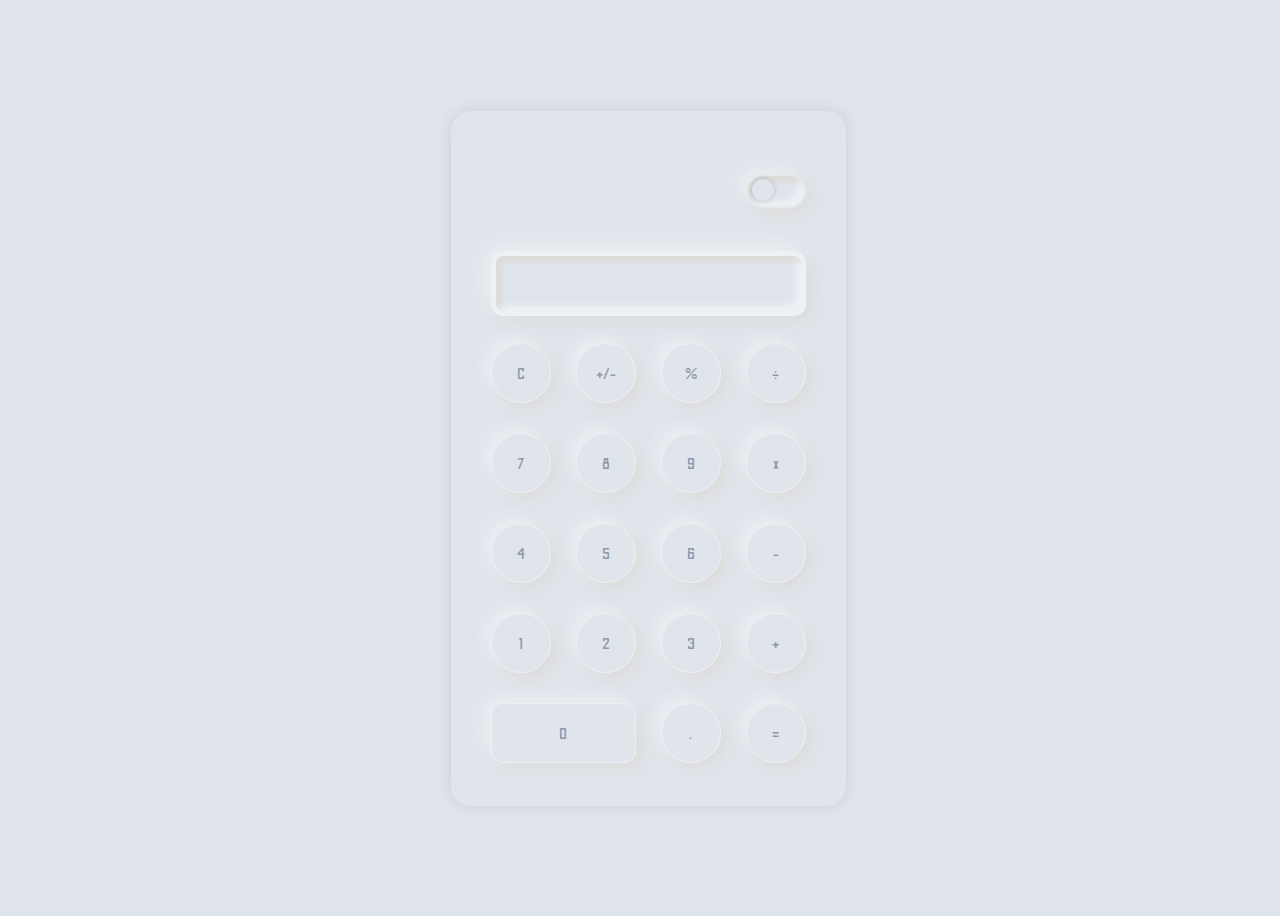
<file: Calculator/index.html>
<!DOCTYPE html>
<html lang="en">

<head>
    <meta charset="UTF-8">
    <title>Neumorphic Calculator Light/Dark Themed</title>
    <link rel="stylesheet" href="./style.css">

</head>

<body>
    <!-- partial:index.partial.html -->
    <div class='calculator' id='calc'>
        <div class='toggle'>
            <div class='theme-switch-wrapper'>
                <label class='theme-switch' for='checkbox'>
        <input id='checkbox' type='checkbox'>
        <div class='slider round'></div>
      </label>
            </div>
        </div>
        <div class='display'></div>
        <span class='c neumorphic'>C</span>
        <span class='signed neumorphic'>+/-</span>
        <span class='percent neumorphic'>%</span>
        <span class='divide neumorphic'>÷</span>
        <span class='seven neumorphic'>7</span>
        <span class='eight neumorphic'>8</span>
        <span class='nine neumorphic'>9</span>
        <span class='times neumorphic'>x</span>
        <span class='four neumorphic'>4</span>
        <span class='five neumorphic'>5</span>
        <span class='six neumorphic'>6</span>
        <span class='minus neumorphic'>-</span>
        <span class='one neumorphic'>1</span>
        <span class='two neumorphic'>2</span>
        <span class='three neumorphic'>3</span>
        <span class='plus neumorphic'>+</span>
        <span class='zero neumorphic'>0</span>
        <span class='decimal neumorphic'>.</span>
        <span class='equals neumorphic'>=</span>
    </div>
    <!-- partial -->
    <script src="./script.js"></script>

</body>

</html>
</file>
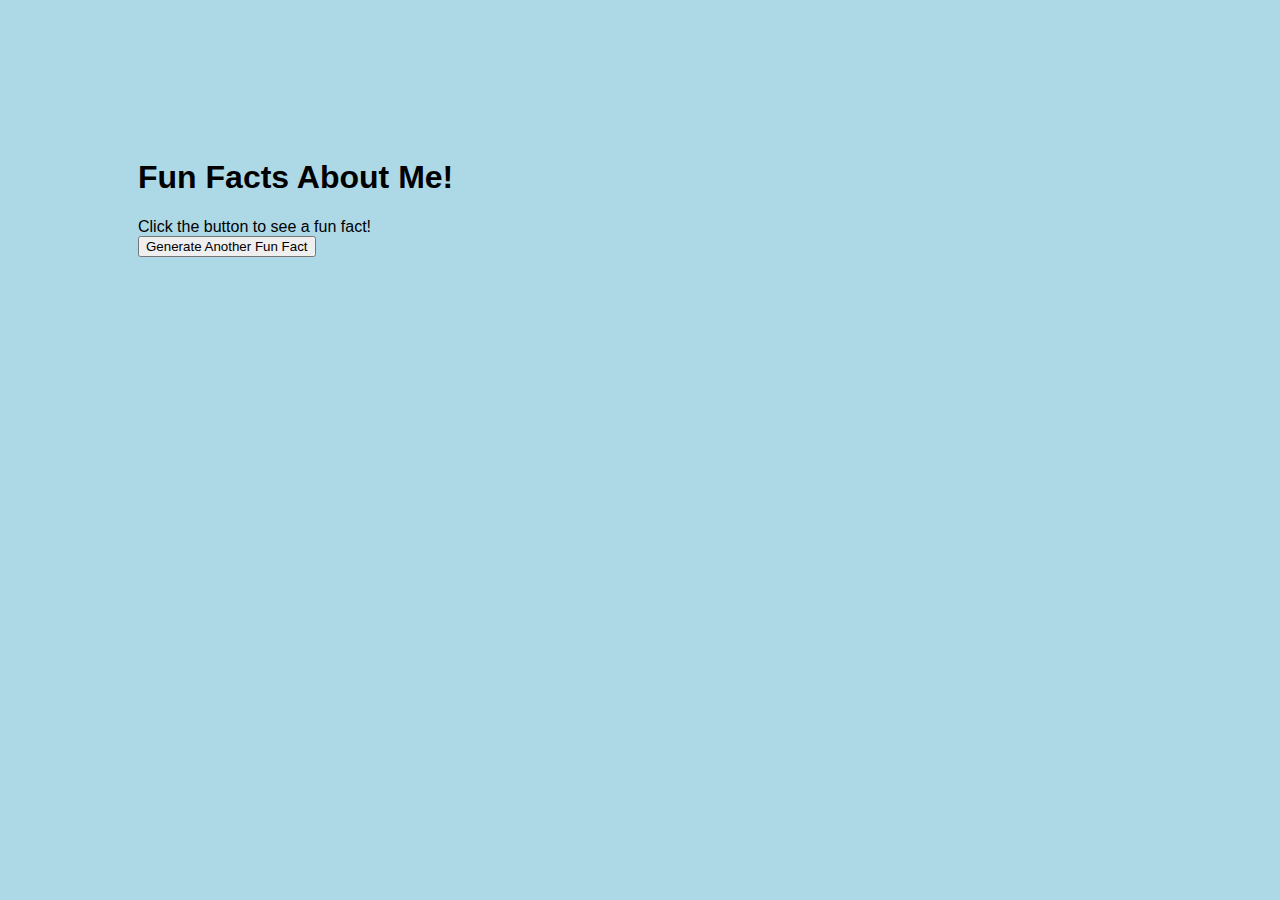
<file: Fun_Facts_About_Me/index.html>
<!DOCTYPE html>
<html lang="en">
<head>
    <meta charset="UTF-8">
    <meta name="viewport" content="width=device-width, initial-scale=1.0">
    <title>My Fun Facts Generator</title>
    <link rel="stylesheet" href="style.css">
</head>
<body>
    <h1>Fun Facts About Me!</h1>
    <div id="fact-display">Click the button to see a fun fact!</div>
    <button onclick="generateFact()">Generate Another Fun Fact</button>
    <script src="script.js"></script>
</body>
</html>
</file>
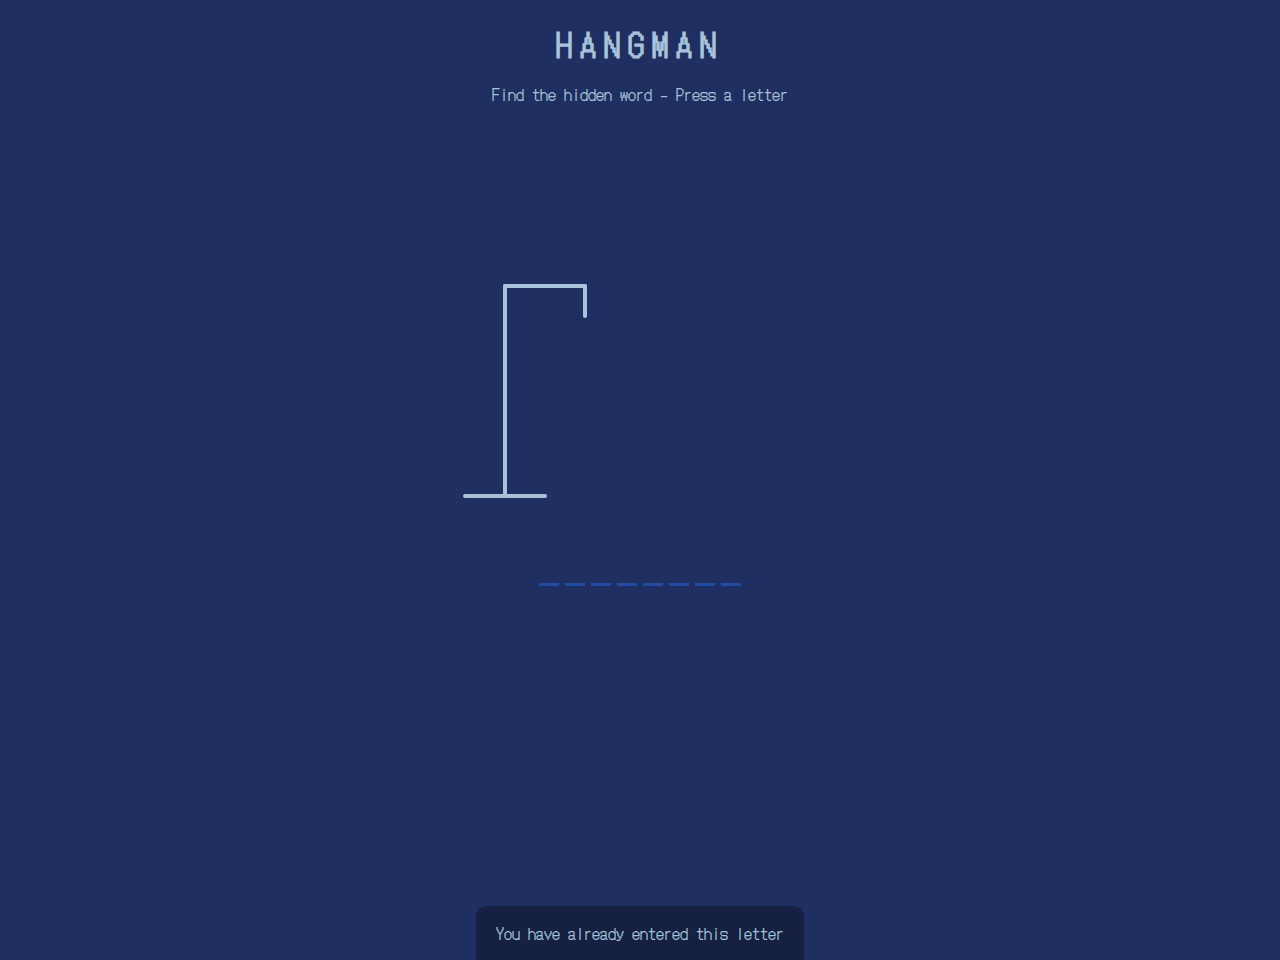
<file: Hangman_Game/index.html>
<!DOCTYPE html>
<html lang="en">
  <head>
    <meta charset="UTF-8" />
    <meta name="viewport" content="width=device-width, initial-scale=1.0" />
    <link rel="stylesheet" href="style.css" />
    <title>Hangman</title>
  </head>
  <body>
    <h1>Hangman</h1>
    <p>Find the hidden word - Press a letter</p>
    <div class="game-container">
      <svg height="250" width="200" class="figure-container">
        <!-- rod -->
        <line x1="60" y1="20" x2="140" y2="20" />
        <line x1="140" y1="20" x2="140" y2="50" />
        <line x1="60" y1="20" x2="60" y2="230" />
        <line x1="20" y1="230" x2="100" y2="230" />
        <!-- head -->
        <circle cx="140" cy="70" r="20" class="figure-part" />
        <!-- body -->
        <line x1="140" y1="90" x2="140" y2="150" class="figure-part" />
        <!-- arms -->
        <line x1="140" y1="120" x2="120" y2="100" class="figure-part" />
        <line x1="140" y1="120" x2="160" y2="100" class="figure-part" />
        <!-- legs -->
        <line x1="140" y1="150" x2="120" y2="180" class="figure-part" />
        <line x1="140" y1="150" x2="160" y2="180" class="figure-part" />
      </svg>
      <div class="wrong-letters-container">
        <div id="wrong-letters"></div>
      </div>
      <div class="word" id="word"></div>
    </div>
    <!-- Popup -->
    <div class="popup-container" id="popup-container">
      <div class="popup">
        <h2 id="final-message"></h2>
        <h3 id="final-message-reveal-word"></h3>
        <button id="play-button">Play Again</button>
      </div>
    </div>
    <!-- Notification -->
    <div class="notification-container" id="notification-container">
      <p>You have already entered this letter</p>
    </div>
    <script src="script.js"></script>
  </body>
</html>
</file>
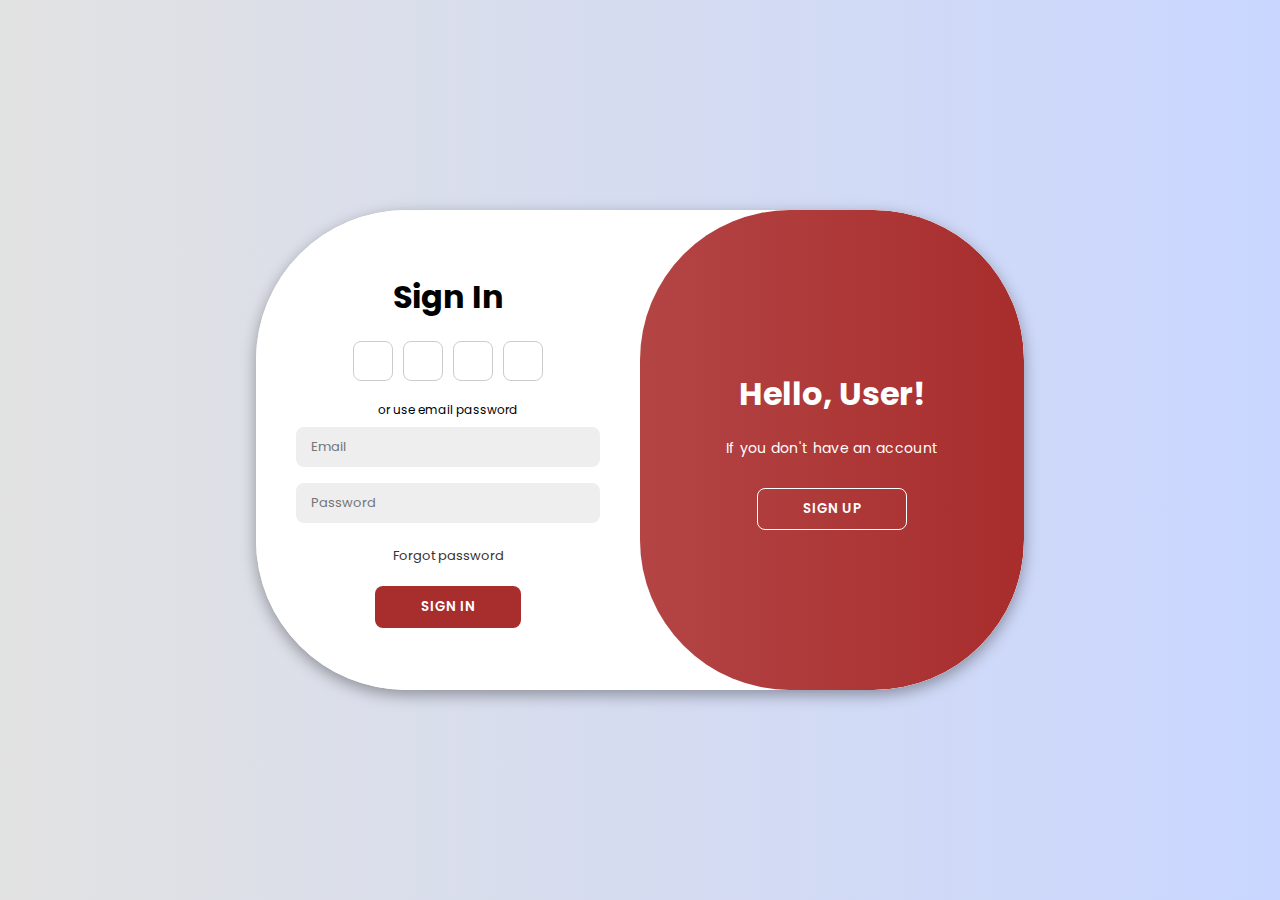
<file: Login_Signup_Page/index.html>
<!DOCTYPE html>
<html lang="en">
  <head>
    <meta charset="UTF-8" />
    <meta name="viewport" content="width=device-width, initial-scale=1.0" />
    <link rel="stylesheet" href="style.css" />
    <link
      rel="stylesheet"
      href="https://cdnjs.cloudflare.com/ajax/libs/font-awesome/6.5.2/css/all.min.css"
      integrity="sha512-SnH5WK+bZxgPHs44uWIX+LLJAJ9/2PkPKZ5QiAj6Ta86w+fsb2TkcmfRyVX3pBnMFcV7oQPJkl9QevSCWr3W6A=="
      crossorigin="anonymous"
      referrerpolicy="no-referrer"
    />
    <link rel="preconnect" href="https://fonts.googleapis.com" />
    <link rel="preconnect" href="https://fonts.gstatic.com" crossorigin />
    <link
      href="https://fonts.googleapis.com/css2?family=Poppins:ital,wght@0,100;0,200;0,300;0,400;0,500;0,600;0,700;0,800;0,900;1,100;1,200;1,300;1,400;1,500;1,600;1,700;1,800;1,900&display=swap"
      rel="stylesheet"
    />
    <title>Login Page</title>
  </head>
  <body>
    <div class="container" id="container">
      <div class="sign-up">
        <form>
          <h1>Create Account</h1>
          <div class="icons">
            <a href="#" class="icon"><i class="fa-brands fa-facebook"></i></a>
            <a href="#" class="icon"><i class="fa-brands fa-instagram"></i></a>
            <a href="#" class="icon"><i class="fa-brands fa-google"></i></a>
            <a href="#" class="icon"><i class="fa-brands fa-github"></i></a>
          </div>
          <span>or use email for registeration</span>
          <input type="text" placeholder="Name" />
          <input type="text" placeholder="Email" />
          <input type="password" placeholder="Password" />
          <button>Sign Up</button>
        </form>
      </div>
      <div class="sign-in">
        <form>
          <h1>Sign In</h1>
          <div class="icons">
            <a href="#" class="icon"><i class="fa-brands fa-facebook"></i></a>
            <a href="#" class="icon"><i class="fa-brands fa-instagram"></i></a>
            <a href="#" class="icon"><i class="fa-brands fa-google"></i></a>
            <a href="#" class="icon"><i class="fa-brands fa-github"></i></a>
          </div>
          <span>or use email password</span>
          <input type="text" placeholder="Email" />
          <input type="password" placeholder="Password" />
          <a href="#">Forgot password</a>
          <button>Sign In</button>
        </form>
      </div>
      <div class="toogle-container">
        <div class="toogle">
          <div class="toogle-panel toogle-left">
            <h1>Welcome User!</h1>
            <p>If you already have an account</p>
            <button class="hidden" id="login">Sign In</button>
          </div>
          <div class="toogle-panel toogle-right">
            <h1>Hello, User!</h1>
            <p>If you don't have an account</p>
            <button class="hidden" id="register">Sign Up</button>
          </div>
        </div>
      </div>
    </div>
    <script src="script.js"></script>
  </body>
</html>
</file>
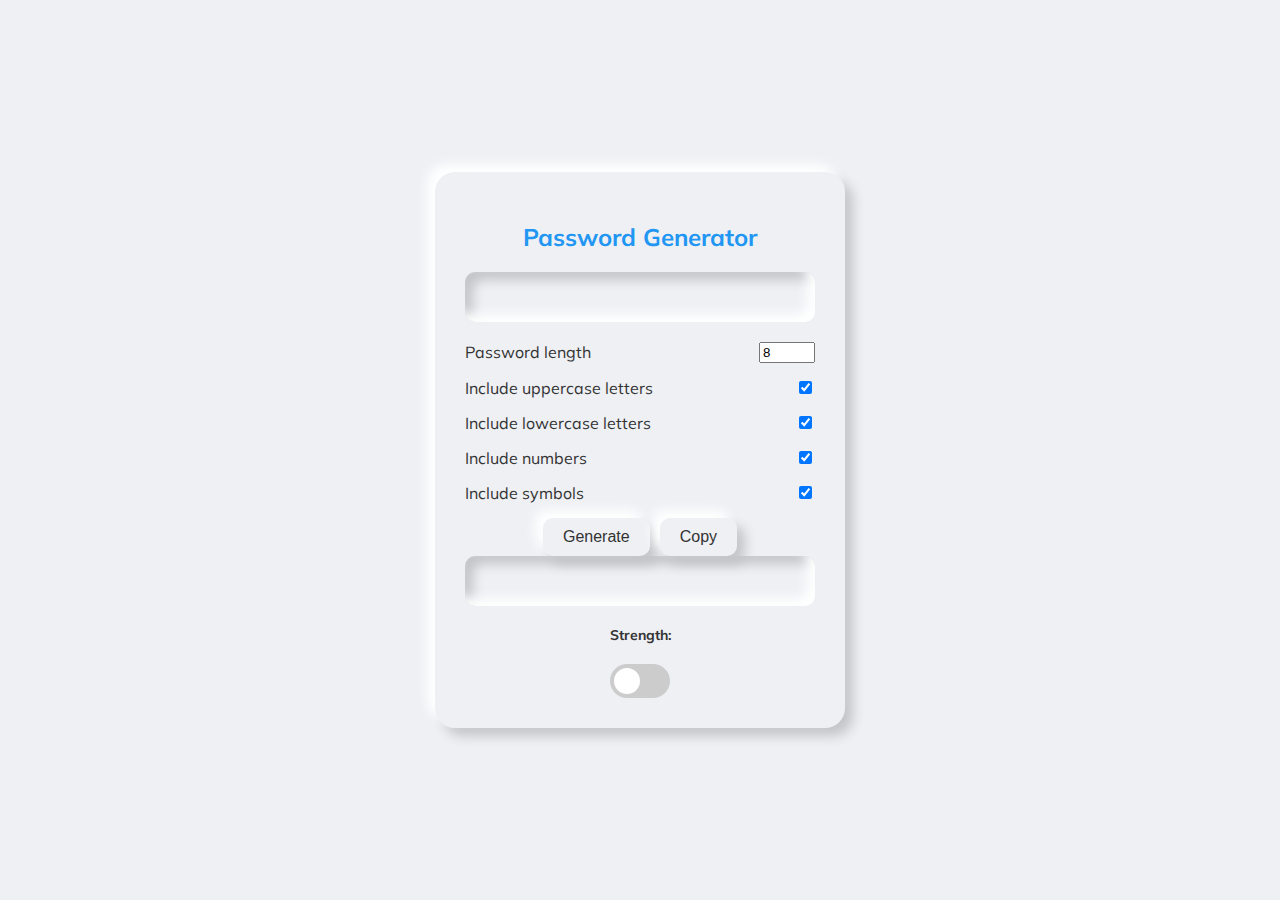
<file: Password_Generator/index.html>
<!DOCTYPE html>
<html lang="en">

<head>
    <meta charset="UTF-8">
    <meta http-equiv="X-UA-Compatible" content="IE=edge">
    <meta name="viewport" content="width=device-width, initial-scale=1.0">
    <title>Neumorphism Password Generator</title>
    <link rel="stylesheet" href="style.css">
</head>

<body>    
    <div class="container">
        <h2>Password Generator</h2>
        <div class="result-container">
            <textarea id="PasswordResult" readonly></textarea>
        </div>
        <div class="settings">
            <div class="setting">
                <label for="Passwordlength">Password length</label>
                <input type="number" id="Passwordlength" min="4" max="20" value="8" />
            </div>
            <div class="setting">
                <label for="uppercase">Include uppercase letters</label>
                <input type="checkbox" id="uppercase" checked />
            </div>
            <div class="setting">
                <label for="lowercase">Include lowercase letters</label>
                <input type="checkbox" id="lowercase" checked />
            </div>
            <div class="setting">
                <label for="numbers">Include numbers</label>
                <input type="checkbox" id="numbers" checked />
            </div>
            <div class="setting">
                <label for="symbols">Include symbols</label>
                <input type="checkbox" id="symbols" checked />
            </div>
        </div>
        <div class="buttons">
            <button class="btn btn-large" id="generateBtn">
                <i class="fas fa-key"></i> Generate
            </button>
            <button class="btn" id="clipboardBtn">
                <i class="far fa-clipboard"></i> Copy
            </button>
        </div>
        <div class="result-container">
            <label for="PasswordResult" class="sr-only">Generated Password</label>
            <textarea id="PasswordResult" readonly></textarea>
            <i class="fas fa-eye" id="togglePassword"></i>
          </div>
          <div class="strength-indicator" id="strengthIndicator">Strength: </div>
        <div class="theme-switch-wrapper">
            <label class="theme-switch" for="theme-toggle">
                <input type="checkbox" id="theme-toggle" title="Toggle Dark Mode">
                <span class="slider round"></span>
            </label>
        </div>  
    </div>
    <script src="script.js"></script>
    <script>
        const toggleSwitch = document.querySelector('#theme-toggle');
        const currentTheme = localStorage.getItem("theme");

        if (currentTheme) {
            document.documentElement.setAttribute("data-theme", currentTheme);
            if (currentTheme === "dark") {
                toggleSwitch.checked = true;
            }
        }

        toggleSwitch.addEventListener("change", function (e) {
            if (e.target.checked) {
                document.documentElement.setAttribute("data-theme", "dark");
                localStorage.setItem("theme", "dark");
            } else {
                document.documentElement.setAttribute("data-theme", "light");
                localStorage.setItem("theme", "light");
            }
        });
    </script>
</body>

</html>
</file>
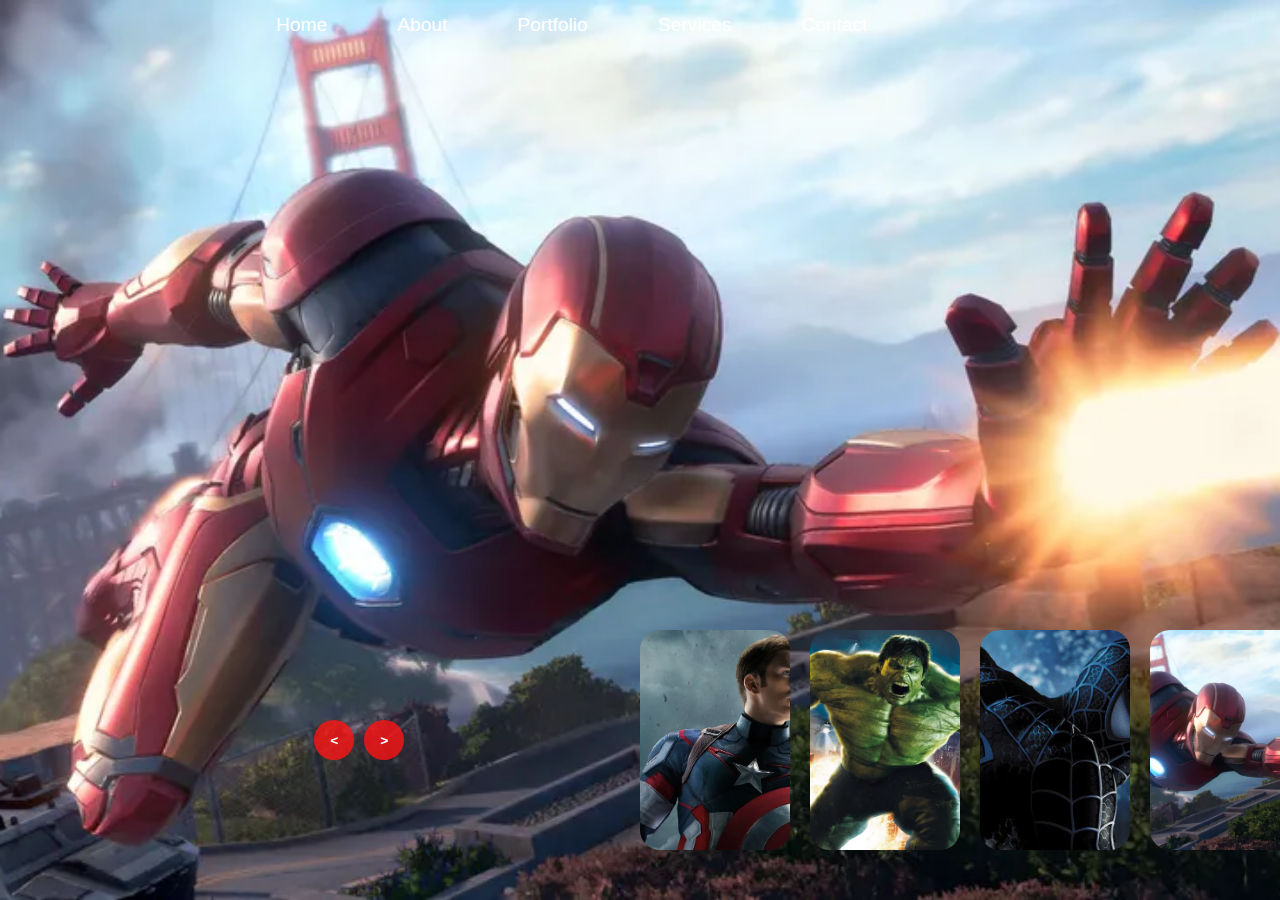
<file: Slider_Page/index.html>
<!DOCTYPE html>
<html lang="en">
  <head>
    <meta charset="UTF-8" />
    <meta name="viewport" content="width=device-width, initial-scale=1.0" />
    <title>Image Slider</title>
    <link rel="stylesheet" href="style.css" />
  </head>
  <body>
    <header>
      <nav>
        <a href="#" class="active">Home</a>
        <a href="#">About</a>
        <a href="#">Portfolio</a>
        <a href="#">Services</a>
        <a href="#">Contact</a>
      </nav>
    </header>

    <div class="slider">
      <div class="list">
        <div class="item">
          <img src="./images/1.jpg" alt="" />

          <div class="content">
            <!-- <div class="title">IMAGE SLIDER</div> -->
            <div class="type">IRON MAN</div>
            <div class="description">
              The character, real name Tony Stark, is a wealthy <br>
              industrialist and genius inventor who builds 
              a powered suit of <br>armor to save his life 
              and later uses it to protect the world.
            </div>
            <div class="button">
              <button>SEE MORE</button>
            </div>
          </div>
        </div>

        <div class="item">
          <img src="./images/2.webp" alt="" />

          <div class="content">
            <!-- <div class="title">IMAGE SLIDER</div> -->
            <div class="type">CAPTAIN AMERICA</div>
            <div class="description">
              The character, whose real name is Steve Rogers,
             embodies ideals<br> of patriotism, courage, 
             and justice.<br>
             Captain America's enduring legacy lies 
             in his embodiment of hope<br> and heroism.
            </div>
            <div class="button">
              <button>SEE MORE</button>
            </div>
          </div>
        </div>

                        <div class="item">
          <img src="./images/3.webp" alt="" />

          <div class="content">
            <!-- <div class="title">IMAGE SLIDER</div> -->
            <div class="type">HULK</div>
            <div class="description">
              The character, alter ego of Bruce Banner, is known
               for his <br>immense strength and destructive power.
            </div>
            <div class="button">
              <button>SEE MORE</button>
            </div>
          </div>
        </div>

                        <div class="item">
          <img src="./images/4.jpg" alt="" />

          <div class="content">
            <!-- <div class="title">IMAGE SLIDER</div> -->
            <div class="type">SPIDER-MAN</div>
            <div class="description">
              Spider-Man is celebrated for his relatability,
               humor, and the<br> moral dilemmas he faces, making 
               him a beloved character in <br>popular culture.
            </div>
            <div class="button">
              <button>SEE MORE</button>
            </div>
          </div>
        </div>
        </div>
        <div class="thumbnail">

            <div class="item">
                <img src="./images/1.jpg" alt="">
            </div>
            <div class="item">
                <img src="./images/2.webp" alt="">
            </div>
            <div class="item">
                <img src="./images/3.webp" alt="">
            </div>
            <div class="item">
                <img src="./images/4.jpg" alt="">
            </div>

        </div>


        <div class="arrowButtons">
            <button class="prev"> < </button>
            <button class="next"> > </button>
        </div>


    <script src="script.js"></script>
  </body>
</html>
</file>
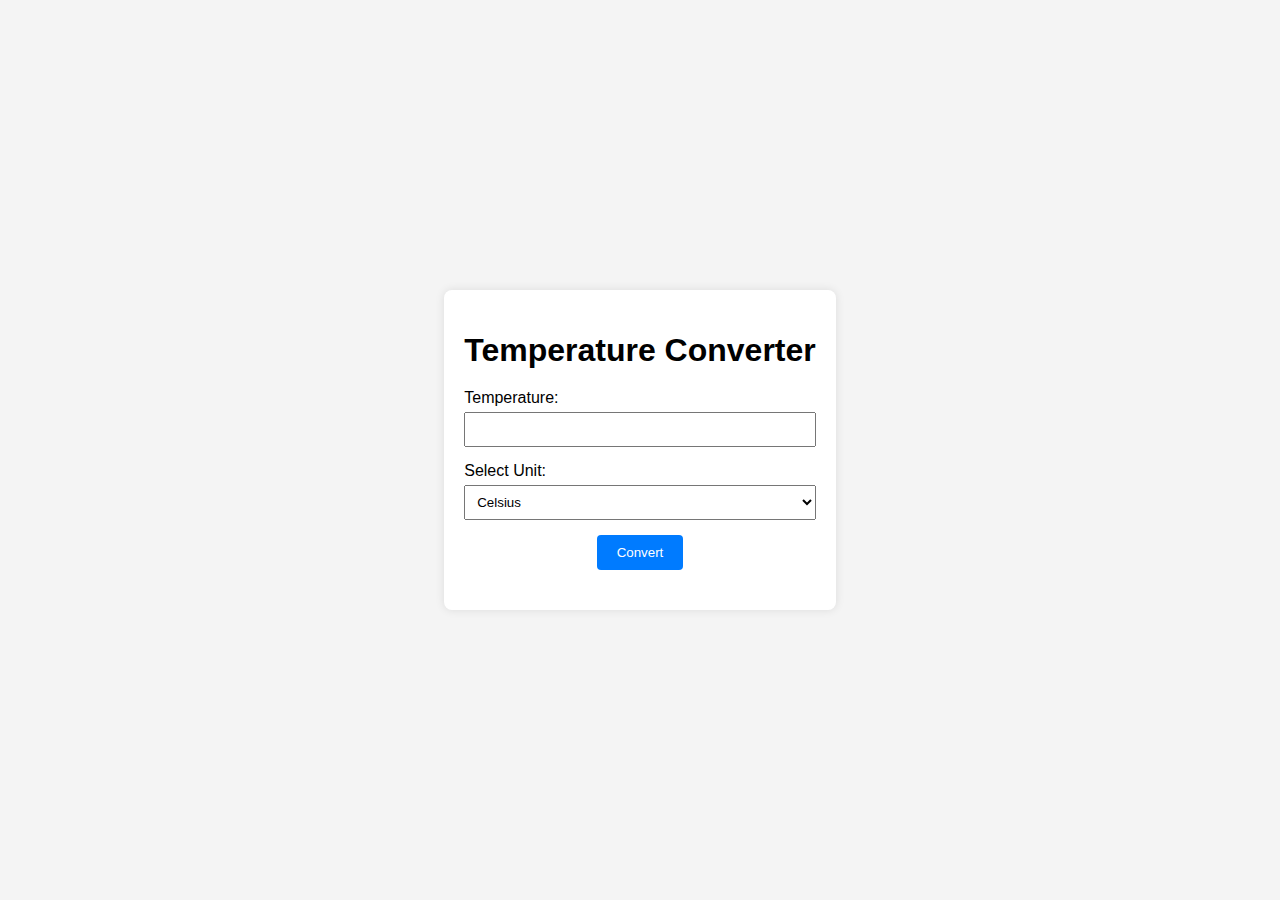
<file: Temperature_Converter/index.html>
<!DOCTYPE html>
<html lang="en">
<head>
    <meta charset="UTF-8">
    <meta name="viewport" content="width=device-width, initial-scale=1.0">
    <title>Temperature Converter</title>
    <link rel="stylesheet" href="./style.css">

</head>
<body>
    <div class="container">
        <h1>Temperature Converter</h1>
        <div class="input-group">
            <label for="temperature">Temperature:</label>
            <input type="number" id="temperature">
        </div>
        <div class="input-group">
            <label for="unit">Select Unit:</label>
            <select id="unit">
                <option value="Celsius">Celsius</option>
                <option value="Fahrenheit">Fahrenheit</option>
                <option value="Kelvin">Kelvin</option>
            </select>
        </div>
        <div class="buttons">
            <button onclick="convertTemperature()">Convert</button>
        </div>
        <div class="result" id="result"></div>
    </div>


    <script src="./script.js"></script>


</body>
</html>
</file>
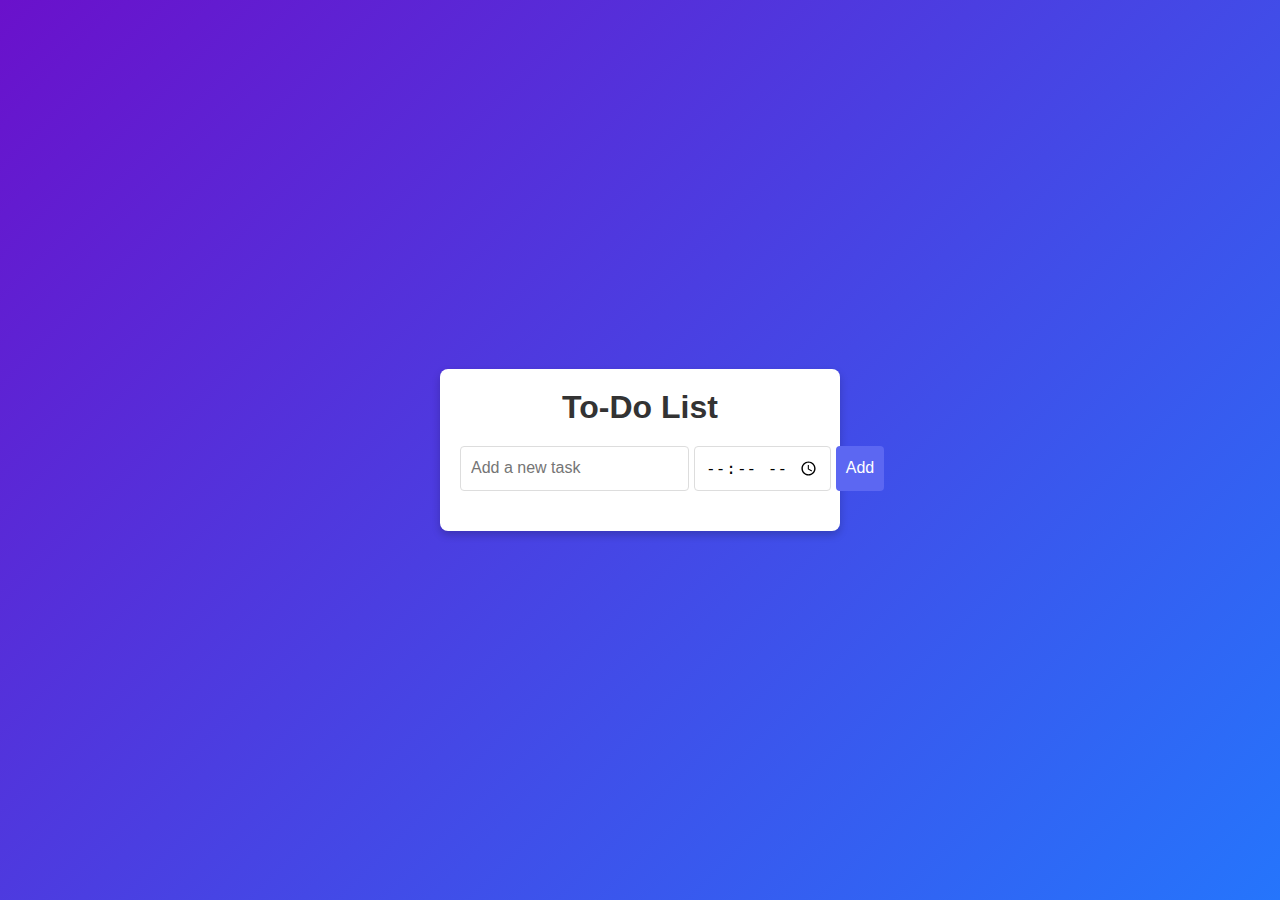
<file: To_Do_List/index.html>
<!DOCTYPE html>
<html lang="en">
<head>
    <meta charset="UTF-8">
    <meta name="viewport" content="width=device-width, initial-scale=1.0">
    <title>To-Do List App</title>
    <link rel="stylesheet" href="styles.css">
    <link rel="stylesheet" href="https://cdnjs.cloudflare.com/ajax/libs/font-awesome/6.0.0-beta3/css/all.min.css">
</head>
<body>
    <div class="container">
        <h1>To-Do List</h1>
        <div class="input-group">
            <input type="text" id="taskInput" placeholder="Add a new task">
            <input type="time" id="timeInput">
            <button onclick="addTask()">Add</button>
        </div>
        <ul id="taskList"></ul>
    </div>
    <script src="script.js"></script>
</body>
</html>
</file>
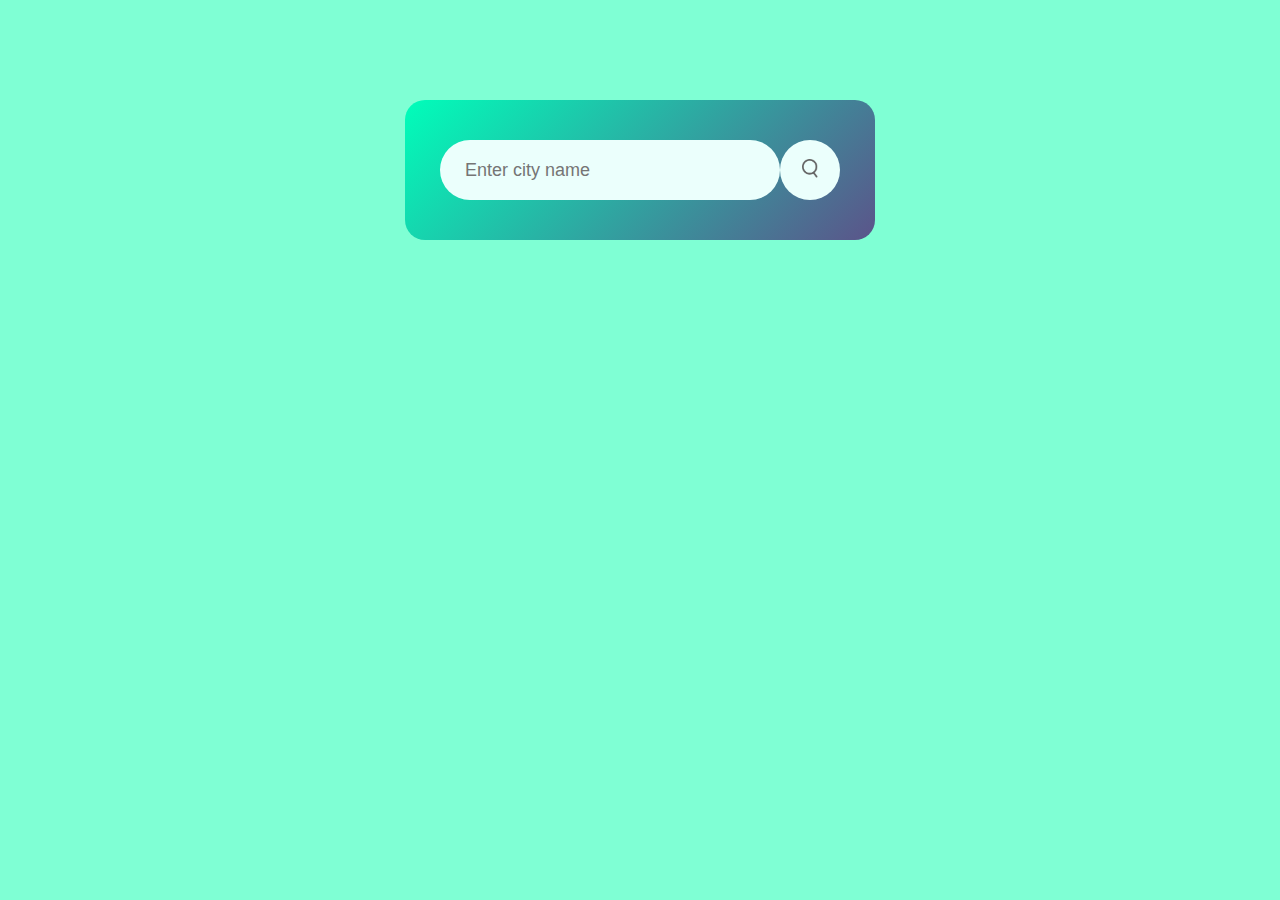
<file: Weather_App/index.html>
<!DOCTYPE html>
<html lang="en">

<head>
    <meta charset="UTF-8">
    <meta name="viewport" content="width=device-width, initial-scale=1.0">
    <title>Weather app</title>
    <link rel="stylesheet" href="style.css">
</head>

<body>
    <div class="card">
        <div class="search">
            <input type="text" placeholder="Enter city name" spellcheck="false">
            <button><img src="images/search.png"></button>
        </div>
        <div class="weather">
            <img src="images/rain.png" class="weather-icon">
            <h1 class="temp">22°c</h1>
            <h2 class="city">new york</h2>
            <div class="details">
                <div class="col">
                    <img src="images/humidity.png">
                <div>
                <p class="humidity">50%</p>
                <p>humidity</p>
            </div>
        </div>
        <div class="col">
            <img src="images/wind.png">
            <div>
        <p class="wind">15 km/h</p>
        <p>wind speed</p>
    </div>
    </div>
    </div>
    </div>
    </div>
    <script src="script.js"></script>
</body>
</html>
</file>
<file: Calculator/style.css>
@import url("https://fonts.googleapis.com/css?family=Odibee+Sans&display=swap");
:root {
    --body-bg-color: #e0e5ec;
    --bg-color: #e0e5ec;
    --primary-font-color: rgba(144, 152, 168, 1);
    --secondary-font-color: rgba(51, 64, 89, 1);
    --soft-high-light: rgba(255, 255, 255, 0.43);
    --dark-high-light: rgba(217, 210, 200, 0.51);
}

[data-theme="dark"] {
    --bg-color: #131419;
    --primary-font-color: #c7c7c7;
    --secondary-font-color: #03a9f4;
    --soft-high-light: rgba(255, 255, 255, 0.05);
    --dark-high-light: rgba(0, 0, 0, 0.51);
}

* {
    box-sizing: border-box;
}

body {
    background: var(--body-bg-color);
    color: var(--primary-font-color);
}

.calculator {
    background: var(--bg-color);
    color: var(--primary-font-color);
}

.display {
    box-shadow: 6px 6px 16px 0 var(--dark-high-light), -6px -6px 16px 0 var(--soft-high-light), inset 6px 6px 5px 0 var(--dark-high-light), inset -6px -6px 5px 0 var(--soft-high-light);
    border: 5px solid var(--soft-high-light);
    color: var(--secondary-font-color);
}

.neumorphic {
    box-shadow: 6px 6px 16px 0 var(--dark-high-light), -6px -6px 16px 0 var(--soft-high-light);
    border-radius: 50%;
    transition: 0.1s all ease-in-out;
    border: 1px solid var(--soft-high-light);
}

.neumorphic:hover {
    box-shadow: inset 6px 6px 5px 0 var(--dark-high-light), inset -6px -6px 5px 0 var(--soft-high-light);
    color: var(--secondary-font-color);
}


/*
  GRID LAYOUT & NON NEUMORPHIC 
*/

body {
    display: grid;
    width: 100vw;
    height: 100vh;
    align-items: center;
    justify-items: center;
    font-family: "Odibee Sans";
    font-size: 16px;
}

.display {
    border-radius: 12px;
    transition: 0.1s all ease-in-out;
    height: 65px;
    line-height: 60px;
    text-align: right;
    padding-right: 20px;
    width: 100%;
    font-size: 32px;
    letter-spacing: 4px;
}

.calculator {
    box-shadow: 0 0 16px rgba(0, 0, 0, 0.1);
    display: grid;
    grid-template-columns: 1fr 1fr 1fr 1fr;
    grid-template-rows: 1fr 1fr 1fr 1fr 1fr 1fr 1fr;
    grid-template-areas: "toggle toggle toggle toggle" "display display display display" "c signed percent divide" "seven eight nine times" "four five six minus" "one two three plus" "zero zero decimal equals";
    align-items: center;
    justify-items: center;
    grid-row-gap: 25px;
    grid-column-gap: 25px;
    border-radius: 20px;
    padding: 50px 40px 40px 40px;
}

.c,
.signed,
.percent,
.divide,
.seven,
.eight,
.nine,
.times,
.four,
.five,
.six,
.minus,
.one,
.two,
.three,
.plus,
.zero,
.decimal,
.equals {
    text-align: center;
    height: 60px;
    width: 60px;
    line-height: 60px;
    cursor: pointer;
}

.zero {
    width: 100%;
    border-radius: 12px;
}

.toggle {
    grid-area: toggle;
}

.display {
    grid-area: display;
}

.c {
    grid-area: c;
}

.signed {
    grid-area: signed;
}

.percent {
    grid-area: percent;
}

.divide {
    grid-area: divide;
}

.seven {
    grid-area: seven;
}

.eight {
    grid-area: eight;
}

.nine {
    grid-area: nine;
}

.times {
    grid-area: times;
}

.four {
    grid-area: four;
}

.five {
    grid-area: five;
}

.six {
    grid-area: six;
}

.minus {
    grid-area: minus;
}

.one {
    grid-area: one;
}

.two {
    grid-area: two;
}

.three {
    grid-area: three;
}

.plus {
    grid-area: plus;
}

.zero {
    grid-area: zero;
}

.decimal {
    grid-area: decimal;
}

.equals {
    grid-area: equals;
}

.toggle {
    width: 100%;
}

.theme-switch-wrapper {
    display: block;
    float: right;
    align-items: center;
}

.theme-switch {
    display: inline-block;
    height: 34px;
    position: relative;
    width: 60px;
}

.theme-switch input {
    display: none;
}

.slider {
    box-shadow: 6px 6px 16px 0 var(--dark-high-light), -6px -6px 16px 0 var(--soft-high-light), inset 6px 6px 5px 0 var(--dark-high-light), inset -6px -6px 5px 0 var(--soft-high-light);
    background-color: inherit;
    bottom: 0;
    cursor: pointer;
    left: 0;
    position: absolute;
    right: 0;
    top: 0;
    transition: 0.4s;
    border: 2px solid rgba(255, 255, 255, 0.2);
}

.slider:before {
    background-color: var(--bg-color);
    box-shadow: 0px 0px 5px rgba(0, 0, 0, 0.2);
    bottom: 4px;
    content: "";
    height: 22px;
    left: 4px;
    position: absolute;
    transition: 0.4s;
    width: 22px;
}

input:checked+.slider {
    background-color: var(--bg-color);
    box-shadow: 6px 6px 16px 0 var(--dark-high-light), -6px -6px 16px 0 var(--soft-high-light), inset 6px 6px 5px 0 var(--dark-high-light), inset -6px -6px 5px 0 var(--soft-high-light);
}

input:checked+.slider:before {
    background-color: var(--secondary-font-color);
}

input:checked+.slider:before {
    transform: translateX(26px);
}

.slider.round {
    border-radius: 34px;
}

.slider.round:before {
    border-radius: 50%;
    bottom: 0.29rem;
}
</file>
<file: Fun_Facts_About_Me/style.css>
body {
    font-family: Roboto, Arial;
    background-color: lightblue;
    padding: 130px;
}

.container {
    width: 300px;
    margin: 50px auto;
    border: 1px solid black;
    border-radius: 10px;
    padding: 20px;
}

.display {
    width: 295px;
    height: 40px;
    text-align: right;
    margin-bottom: 10px;
    border: 1px solid black;
}

.buttons {
    display: grid;
    grid-template-columns: repeat(4, 1fr);
}

.buttons button {
    height: 50px;
    font-size: 18px;
}
</file>
<file: Hangman_Game/style.css>
@import url("https://fonts.googleapis.com/css2?family=DotGothic16&display=swap");

:root {
  --primary-color: #1f2f61;
  --secondary-color: #224ca4;
  --light-color: #a7c2da;
}

* {
  box-sizing: border-box;
}

body {
  background-color: var(--primary-color);
  color: var(--light-color);
  font-family: "DotGothic16", sans-serif;
  display: flex;
  flex-direction: column;
  align-items: center;
  justify-content: center;
  height: 80vh;
  overflow: hidden;
  margin: 0;
}

h1 {
  margin: 20px 0 0;
  letter-spacing: 0.5rem;
  text-transform: uppercase;
}

h2,
h3 {
  letter-spacing: 0.2rem;
}

.game-container {
  padding: 20px 30px;
  position: relative;
  margin: auto;
  height: 350px;
  width: 450px;
}

.figure-container {
  fill: transparent;
  stroke: var(--light-color);
  stroke-width: 4px;
  stroke-linecap: round;
}

.figure-part {
  display: none;
}

.wrong-letters-container {
  position: absolute;
  top: 20px;
  right: 20px;
  display: flex;
  flex-direction: column;
  text-align: right;
}

.wrong-letters-container p {
  margin: 0 0 5px;
}

.wrong-letters-container span {
  font-size: 24px;
}

.word {
  display: flex;
  position: absolute;
  bottom: 10px;
  left: 50%;
  transform: translateX(-50%);
}

.letter {
  border-bottom: 3px solid var(--secondary-color);
  display: inline-flex;
  font-size: 30px;
  align-items: center;
  justify-content: center;
  margin: 0 3px;
  height: 50px;
  width: 20px;
}

.popup-container {
  background-color: rgba(0, 0, 0, 0.3);
  position: fixed;
  top: 0;
  bottom: 0;
  left: 0;
  right: 0;
  display: none;
  align-items: center;
  justify-content: center;
}

.popup {
  background-color: var(--secondary-color);
  border-radius: 5px;
  box-shadow: 0 15px 10px 3px rgba(0, 0, 0, 0.1);
  padding: 20px;
  text-align: center;
}

.popup button {
  cursor: pointer;
  background-color: var(--light-color);
  color: var(--secondary-color);
  border: 0;
  margin-top: 20px;
  padding: 12px 20px;
  font-size: 16px;
  font-family: inherit;
  border-radius: 5px;
}

.popup button:active {
  transform: scale(0.98);
}

.popup button:focus {
  outline: none;
}

.notification-container {
  background-color: rgba(0, 0, 0, 0.3);
  border-radius: 10px 10px 0 0;
  padding: 15px 20px;
  position: absolute;
  bottom: -60px;
  transition: transform 0.3s ease-in-out;
}

.notification-container.show {
  transform: translateY(-60px);
}

.notification-container p {
  margin: 0;
}
</file>
<file: Login_Signup_Page/style.css>
* {
  margin: 0;
  padding: 0;
  box-sizing: border-box;
  font-family: "Poppins", sans-serif;
}

body {
  background-color: #c9d6ff;
  background: linear-gradient(to right, #e2e2e2, #c9d6ff);
  display: flex;
  align-items: center;
  justify-content: center;
  flex-direction: column;
  height: 100vh;
}

.container {
  background-color: #fff;
  border-radius: 150px;
  box-shadow: 0 5px 15px rgba(0, 0, 0, 0.35);
  position: relative;
  overflow: hidden;
  width: 768px;
  max-width: 100%;
  min-height: 480px;
}

.container p {
  font-size: 14px;
  line-height: 20px;
  letter-spacing: 0.3px;
  margin: 20px 0;
}


.container span {
  font-size: 12px;
}

.container a {
  color: #333;
  font-size: 13px;
  text-decoration: none;
  margin: 15px 0 10px;
}
.container button {
  background-color: #a82d2d;
  color: #fff;
  padding: 10px 45px;
  border: 1px solid transparent;
  border-radius: 8px;
  font-weight: 600;
  letter-spacing: 0.5px;
  text-transform: uppercase;
  margin-top: 10px;
  cursor: pointer;
}

.container button.hidden {
  background-color: transparent;
  border-color: #fff;
}

.container form {
  background-color: #fff;
  display: flex;
  align-items: center;
  justify-content: center;
  flex-direction: column;
  padding: 0 40px;
  height: 100%;
}

.container input {
  background-color: #eee;
  border: none;
  margin: 8px 0;
  padding: 10px 15px;
  font-size: 13px;
  border-radius: 8px;
  width: 100%;
  outline: none;
}

.sign-up, .sign-in {
  position: absolute;
  top: 0;
  height: 100%;
  transition: all 0.6s ease-in-out;
}

.sign-in {
  left: 0;
  width: 50%;
  z-index: 2;
}

.container.active .sign-in {
  transform: translateX(100%);
}

.sign-up {
  left: 0;
  width: 50%;
  z-index: 1;
  opacity: 0;
}

.container.active .sign-up {
  transform: translateX(100%);
  opacity: 1;
  z-index: 5;
  animation: move 0.6s;
}

@keyframes move {
  0%, 49.99%{
    opacity: 0;
    z-index: 1;
  }
   50%, 100%{
    opacity: 1;
    z-index: 5;
  }
}

.icons {
  margin: 20px 0;
}

.icons a {
  border: 1px solid #ccc;
  border-radius: 20%;
  display: inline-flex;
  justify-content: center;
  align-items: center;
  margin: 0 3px;
  width: 40px;
  height: 40px;
}

.toogle-container {
  position: absolute;
  top: 0;
  left: 50%;
  width: 50%;
  height: 100%;
  overflow: hidden;
  border-radius: 150px;
  z-index: 1000;
  transition: all 0.6s ease-in-out;
}

.container.active .toogle-container {
  transform: translateX(-100%);
  border-radius: 150px;
}

.toogle {
  background-color: #a82d2d;
  height: 100%;
  background: linear-gradient(to right, #c05c5c, #a82d2d);
  color: #fff;
  position: relative;
  left: -100%;
  width: 200%;
  transform: translateX(0);
  transition: all 0.6s ease-in-out;
}

.container.active .toogle {
  transform: translateX(50%);
}

.toogle-panel {
  position: absolute;
  width: 50%;
  height: 100%;
  display: flex;
  justify-content: center;
  align-items: center;
  flex-direction: column;
  padding: 0 30px;
  text-align: center;
  top: 0;
  transform: translateX(0);
  transition: all 0.6s ease-in-out;
}

.toogle-left {
  transform: translateX(-200%);
}

.container.active .toogle-left {
  transform: translateX(0);
}

.toogle-right {
  right: 0;
  transform: translateX(0);
}

.container.active .toogle-right {
  transform: translateX(200%);
}
</file>
<file: Password_Generator/style.css>
@import url("https://fonts.googleapis.com/css?family=Muli&display=swap");

:root {
  --bg-color: #eef0f4;
  --text-color: #333;
  --primary-color: #2196f3;
  --neumorphism-shadow: -8px -8px 12px #ffffff, 8px 8px 12px #c3c5c8;
  --neumorphism-inset-shadow: inset -8px -8px 12px #ffffff, inset 8px 8px 12px #c3c5c8;
}

[data-theme="dark"] {
  --bg-color: #121212;
  --text-color: #ffffff;
  --primary-color: #bb86fc;
  --neumorphism-shadow: -8px -8px 12px #1e1e1e, 8px 8px 12px #000000;
  --neumorphism-inset-shadow: inset -8px -8px 12px #1e1e1e, inset 8px 8px 12px #000000;
}

body {
  background-color: var(--bg-color);
  color: var(--text-color);
  font-family: "Muli", sans-serif;
  display: flex;
  justify-content: center;
  align-items: center;
  height: 100vh;
  margin: 0;
}

.container {
  background: var(--bg-color);
  padding: 30px;
  border-radius: 20px;
  box-shadow: var(--neumorphism-shadow);
  width: 350px;
  max-width: 90%;
  text-align: center;
}

h2 {
  margin-bottom: 20px;
  font-size: 24px;
  color: var(--primary-color);
}

.result-container {
  background: var(--bg-color);
  border-radius: 10px;
  padding: 10px;
  margin-bottom: 20px;
  box-shadow: var(--neumorphism-inset-shadow);
  display: flex;
  align-items: center;
  justify-content: space-between;
  height: 30px;
}

textarea {
  background: none;
  border: none;
  color: var(--text-color);
  font-size: 18px;
  width: 80%;
  outline: none;
  resize: none;
  text-align: center;
}

.buttons {
  display: flex;
  gap: 10px;
  justify-content: center;
}

.btn {
  background: var(--bg-color);
  border: none;
  color: var(--text-color);
  cursor: pointer;
  font-size: 16px;
  padding: 10px 20px;
  border-radius: 10px;
  box-shadow: var(--neumorphism-shadow);
  transition: all 0.3s ease;
}

.btn:hover {
  box-shadow: var(--neumorphism-inset-shadow);
}

.btn:active {
  transform: scale(0.95);
}

.setting {
  display: flex;
  justify-content: space-between;
  align-items: center;
  margin: 15px 0;
}

.theme-switch-wrapper {
  display: flex;
  justify-content: center;
  margin-top: 20px;
}

.theme-switch {
  position: relative;
  display: inline-block;
  width: 60px;
  height: 34px;
}

.slider {
  position: absolute;
  cursor: pointer;
  top: 0;
  left: 0;
  right: 0;
  bottom: 0;
  background-color: #ccc;
  transition: 0.4s;
  border-radius: 34px;
}

.slider:before {
  position: absolute;
  content: "";
  height: 26px;
  width: 26px;
  left: 4px;
  bottom: 4px;
  background-color: white;
  transition: 0.4s;
  border-radius: 50%;
}

input:checked + .slider {
  background-color: var(--primary-color);
}

input:checked + .slider:before {
  transform: translateX(26px);
}

/* Password Strength Indicator */
.strength-indicator {
  margin-top: 10px;
  font-size: 14px;
  font-weight: bold;
}

.strength-indicator span {
  color: var(--primary-color);
}

/* Toggle Password Visibility */
.toggle-password {
  cursor: pointer;
  color: var(--primary-color);
  font-size: 18px;
}

.sr-only {
  position: absolute;
  width: 1px;
  height: 1px;
  padding: 0;
  margin: -1px;
  overflow: hidden;
  clip: rect(0, 0, 0, 0);
  border: 0;
}
</file>
<file: Slider_Page/style.css>
* {
  margin: 0;
  padding: 0;
  box-sizing: border-box;
  font-family: sans-serif;
}

body {
  background: black;
  color: white;
}

nav {
  height: 50px;
  display: flex;
  align-items: center;
  margin-left: 20%;
  gap: 30px;
  position: relative;
  z-index: 100;
}

a {
  text-decoration: none;
  color: white;
  font-size: 1.2rem;
  padding: 10px 20px;
  transition: 0.25s;
}

a:hover {
  background: #ff1414cb;
  border-radius: 5px;
}

.slider {
  height: 100vh;
  margin-top: -50px;
  width: 100vw;
  overflow: hidden;
  position: relative;
}

.slider .list .item {
  width: 100%;
  height: 100%;
  position: absolute;
  inset: 0 0 0 0;
}

.slider .list .item img {
  width: 100%;
  height: 100%;
  object-fit: cover;
}

.slider .list .item .content {
  position: absolute;
  top: 20%;
  width: 1140px;
  max-width: 80%;
  left: 50%;
  transform: translateX(-50%);
  padding-right: 30%;
  box-sizing: border-box;
  color: #fff;
  text-shadow: 0 5px 10px #0004;
}

.slider .list .item .content .title {
  font-size: 5rem;
  font-weight: 700;
  line-height: 1.3em;
}

.slider .list .item .content .type {
  font-size: 3rem;
  font-weight: 600;
  margin-bottom: 20px;
  color: #ff1414cb;
}

.slider .list .item .button button {
  border: 2px solid black;
  margin: 20px 0;
  background: white;
  cursor: pointer;
  font-weight: 500;
  transition: 0.4s;
  padding: 10px 20px;
}
.slider .list .item .button button:hover {
  transform: scale(1.2);
  border-color: #ff1414cb;
}

.thumbnail {
  position: absolute;
  bottom: 50px;
  left: 50%;
  width: max-content;
  z-index: 100;
  display: flex;
  gap: 20px;
}

.thumbnail .item {
  width: 150px;
  height: 220px;
  flex-shrink: 0;
  position: relative;
}

.thumbnail .item img {
  width: 100%;
  height: 100%;
  object-fit: cover;
  border-radius: 20px;
}

.arrowButtons {
  position: absolute;
  top: 80%;
  right: 52%;
  z-index: 100;
  width: 300px;
  max-width: 30%;
  display: flex;
  gap: 10px;
  align-items: center;
}

.arrowButtons button {
  width: 40px;
  height: 40px;
  border-radius: 50%;
  background-color: #ff1414cb;
  border: none;
  color: white;
  font-weight: bold;
  transition: 0.5s;
  cursor: pointer;
}

.arrowButtons button:hover {
  background-color: white;
  color: black;
}

.slider .list .item:nth-child(1) {
  z-index: 1;
}

.slider .list .item:nth-child(1) .content .title,
.slider .list .item:nth-child(1) .content .type,
.slider .list .item:nth-child(1) .content .description,
.slider .list .item:nth-child(1) .content .button
{
  transform: translateY(50px);
  filter: blur(20px);
  opacity: 0;
  animation: showContent 0.5s 1s linear 1 forwards;
}

@keyframes showContent {
  to{
    transform: translateY(0px);
    filter: blur(0px);
    opacity: 1;
  }
}

.slider .list .item:nth-child(1) .content .title{
  animation-delay: 0.4s !important;
}

.slider .list .item:nth-child(1) .content .type{
  animation-delay: 0.6s !important;
}

.slider .list .item:nth-child(1) .content .description{
  animation-delay: 0.8s !important;
}
.slider .list .item:nth-child(1) .content .button{
  animation-delay: 1s !important;
}

.slider.next .list .item:nth-child(1) img {
  width: 150px;
  height: 220px;
  position: absolute;
  bottom: 50px;
  left: 50%;
  border-radius: 30px;
  animation: showImage 0.5s linear 1 forwards;
}

@keyframes showImage {
  to{
    bottom: 0;
    left: 0;
    width: 100%;
    height: 100%;
    border-radius: 0;
  }
}

.slider.next .thumbnail .item:nth-last-child(1) {
  overflow: hidden;
  animation: showThumbnail 0.5s linear 1 forwards;
}

.slider.prev .list .item img {
  z-index: 100;
}

@keyframes showThumbnail {
  from {
    width: 0;
    opacity: 0;
  }
}

.slider.next .thumbnail {
  animation: effectNext .5s linear 1 forwards;
}

@keyframes effectNext {
  from {
    transform: translateX(150px);
  }
}

.slider.prev .list .item:nth-child(2) {
  z-index: 2;
}

.slider.prev .list .item:nth-child(2) img {
  position: absolute;
  bottom: 0;
  left: 0;
    animation: outFrame 0.5s linear 1 forwards;

}

@keyframes outFrame {
  to{
    width: 150px;
    height: 220px;
    bottom: 50px;
    left: 50%;
    border-radius: 20px;
  }
}

.slider.prev .thumbnail .item:nth-child(1){
  overflow: hidden;
  opacity: 0;
  animation: showThumbnail .5s linear 1 forwards;
}

.slider.next .arrowButtons .button,
.slider.prev .arrowButtons .button{
  pointer-events: none;
}

.slider.prev .list .item:nth-child(2) .content .title,
.slider.prev .list .item:nth-child(2) .content .type,
.slider.prev .list .item:nth-child(2) .content .description,
.slider.prev .list .item:nth-child(2) .content .button
{
  animation: contentOut 1.5s linear 1 forwards !important;
}

@keyframes contentOut {
  to{
    transform: translateX(-150px);
    filter: blur(20px);
    opacity: 0;
  }
}

@media screen and (max-width: 678px) {
  nav {
    margin-left: 0;
    justify-content: center;
    gap: 10px;
  }

  a{
    font-size: 0.7rem;
  }

  .slider .list .item .content{
    padding-right: 0;
  }

  .slider .list .item .content .title{
    font-size: 50px;
  }
}
</file>
<file: Temperature_Converter/style.css>
body {
    font-family: Arial, sans-serif;
    display: flex;
    justify-content: center;
    align-items: center;
    height: 100vh;
    margin: 0;
    background-color: #f4f4f4;
}
.container {
    background: white;
    padding: 20px;
    border-radius: 8px;
    box-shadow: 0 0 10px rgba(0, 0, 0, 0.1);
}
h1 {
    text-align: center;
    margin-bottom: 20px;
}
.input-group {
    margin-bottom: 15px;
}
.input-group label {
    display: block;
    margin-bottom: 5px;
}
.input-group input, .input-group select {
    width: 100%;
    padding: 8px;
    box-sizing: border-box;
}
.buttons {
    display: flex;
    justify-content: center;
}
.buttons button {
    padding: 10px 20px;
    border: none;
    background-color: #007BFF;
    color: white;
    border-radius: 4px;
    cursor: pointer;
}
.buttons button:hover {
    background-color: #0056b3;
}
.result {
    margin-top: 20px;
    text-align: center;
}
</file>
<file: To_Do_List/styles.css>
* {
    margin: 0;
    padding: 0;
    box-sizing: border-box;
}

body {
    font-family: Arial, sans-serif;
    background: linear-gradient(135deg, #6a11cb 0%, #2575fc 100%);
    display: flex;
    justify-content: center;
    align-items: center;
    height: 100vh;
    margin: 0;
}

.container {
    background-color: #fff;
    padding: 20px;
    border-radius: 8px;
    box-shadow: 0 4px 8px rgba(0, 0, 0, 0.2);
    max-width: 400px;
    width: 100%;
}

h1 {
    text-align: center;
    color: #333;
    margin-bottom: 20px;
}

.input-group {
    display: flex;
    gap: 5px;
    margin-bottom: 20px;
}

input[type="text"], input[type="time"] {
    flex: 1;
    padding: 10px;
    font-size: 16px;
    border: 1px solid #ddd;
    border-radius: 4px;
}

button {
    padding: 10px;
    font-size: 16px;
    background-color: #5c67f2;
    color: #fff;
    border: none;
    border-radius: 4px;
    cursor: pointer;
}

button:hover {
    background-color: #4b56c2;
}

ul {
    list-style-type: none;
}

li {
    display: flex;
    justify-content: space-between;
    align-items: center;
    padding: 10px;
    border: 1px solid #ddd;
    border-radius: 4px;
    margin-bottom: 8px;
    background-color: #f9f9f9;
}

li .task {
    flex: 1;
    font-weight: bold;
}

li .time {
    font-size: 14px;
    color: #555;
    margin-left: 10px;
}

li .actions {
    display: flex;
    gap: 10px;
}

li .actions button {
    background-color: #f44336;
    border: none;
    color: #fff;
    border-radius: 4px;
    padding: 5px;
    cursor: pointer;
}

li .actions button.edit {
    background-color: #5c67f2;
}

li .actions button:hover {
    opacity: 0.8;
}

.actions i {
    font-size: 14px;
}
</file>
<file: Weather_App/style.css>
* {
    margin: 0;
    padding: 0;
    box-sizing: border-box;
    font-family: 'poppins', sans-serif;
}

body {
    background: #7FFFD4;
}

.card {
    width: 90%;
    max-width: 470px;
    background: linear-gradient(135deg, #00feba, #5b548a);
    color: #fff;
    margin: 100px auto 0;
    border-radius: 20px;
    padding: 40px 35px;
    text-align: center;
}

.search {
    width: 100%;
    display: flex;
    align-items: center;
    justify-content: space-between;
}

.search input {
    border: 0;
    outline: 0;
    background: #ebfffc;
    color: #555;
    padding: 10px 25px;
    height: 60px;
    border-radius: 30px;
    flex: 1;
    font-size: 18px;
}

.search button {
    border: 0;
    outline: 0;
    background: #ebfffc;
    border-radius: 50%;
    width: 60px;
    height: 60px;
    cursor: pointer;
}

.search button img {
    width: 16px;
}

.weather-icon {
    width: 170px;
    margin-top: 30px;
}

.weather h1 {
    font-size: 80px;
    font-weight: 500;
}

.weather h2 {
    font-size: 45px;
    font-weight: 400;
    margin-top: -10px;
}

.details {
    display: flex;
    align-items: center;
    justify-content: space-between;
    padding: 0 20px;
    margin-top: 50px;
}

.col {
    display: flex;
    align-items: center;
    text-align: left;
}

.col img {
    width: 40px;
    margin-right: 10px;
}

.humidity,
.wind {
    font-size: 28px;
    margin-top: -6px;
}

.weather {
    display: none;
}

.error {
    text-align: left;
    margin-left: 10px;
    font-size: 14px;
    margin-top: 10px;
    display: none;
}


/* Mobile */
@media only screen and (max-width: 600px) {
    .card {
        width: 95%;
        border-radius: 10px; /* Adjusted for full width */
        margin-top: 50px; /* Adjusted margin for mobile */
        padding: 20px; /* Adjusted padding for mobile */
    }

    
    .search input{
        width: 60%;
    }
    .details{
        padding:10px;
    }
}
</file>
